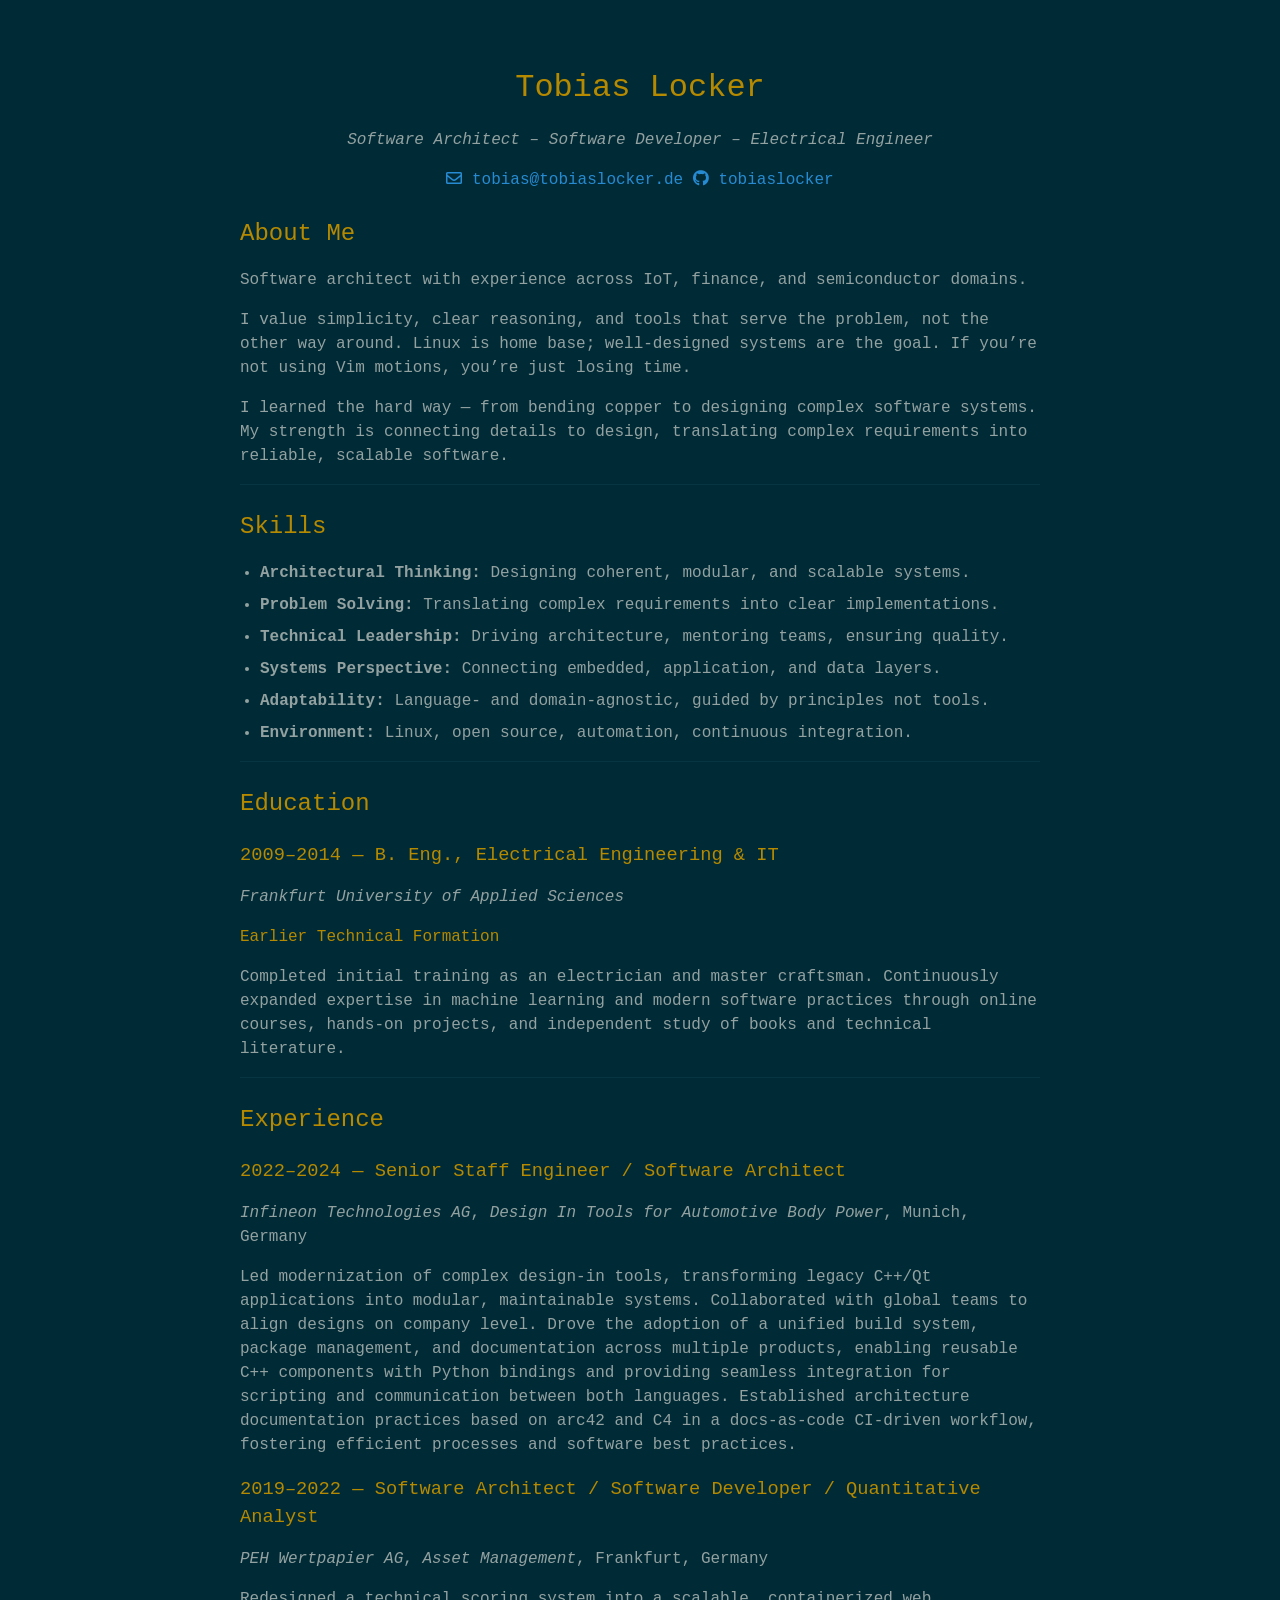
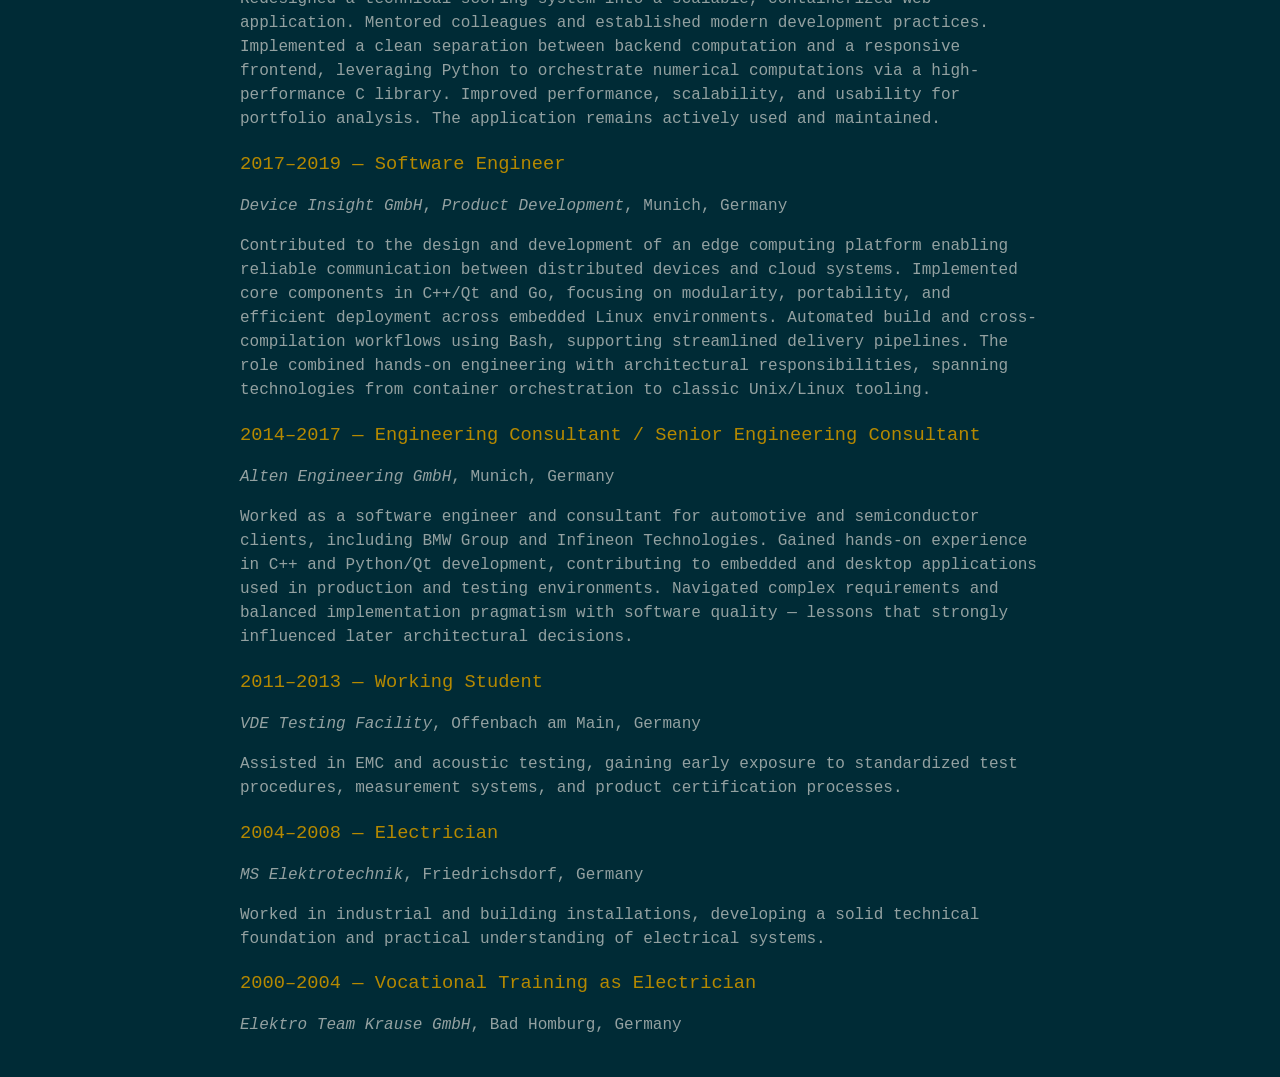
<file: index.html>
<!DOCTYPE html>
<html>

<head>
  <meta charset="utf-8">
  <title>Tobias Locker</title>
  <link rel="stylesheet" href="styles/base.css">
  <link rel="stylesheet" href="https://use.fontawesome.com/releases/v5.11.1/css/all.css">
</head>

<body>
<div class="container">

  <header>
          <h1>Tobias Locker</h1>
              <div class="subtitle">Software Architect – Software
Developer – Electrical Engineer</div>
        <div id="webaddress">
              <a href="mailto:tobias@tobiaslocker.de"><i class="far fa-envelope"></i> tobias@tobiaslocker.de</a>
                    <a href="https://github.com/tobiaslocker"><i class="fab fa-github"></i> tobiaslocker</a>
          </div>
  </header>

  <main>
    <h2 id="about-me">About Me</h2>
    <p>Software architect with experience across IoT, finance, and
    semiconductor domains.</p>
    <p>I value simplicity, clear reasoning, and tools that serve the
    problem, not the other way around. Linux is home base; well-designed
    systems are the goal. If you’re not using Vim motions, you’re just
    losing time.</p>
    <p>I learned the hard way — from bending copper to designing complex
    software systems. My strength is connecting details to design,
    translating complex requirements into reliable, scalable
    software.</p>
    <hr />
    <h2 id="skills">Skills</h2>
    <ul>
    <li><strong>Architectural Thinking:</strong> Designing coherent,
    modular, and scalable systems.</li>
    <li><strong>Problem Solving:</strong> Translating complex
    requirements into clear implementations.</li>
    <li><strong>Technical Leadership:</strong> Driving architecture,
    mentoring teams, ensuring quality.</li>
    <li><strong>Systems Perspective:</strong> Connecting embedded,
    application, and data layers.</li>
    <li><strong>Adaptability:</strong> Language- and domain-agnostic,
    guided by principles not tools.</li>
    <li><strong>Environment:</strong> Linux, open source, automation,
    continuous integration.</li>
    </ul>
    <hr />
    <h2 id="education">Education</h2>
    <h3 id="b.-eng.-electrical-engineering-it">2009–2014 — B. Eng.,
    Electrical Engineering &amp; IT</h3>
    <p><em>Frankfurt University of Applied Sciences</em></p>
    <h4 id="earlier-technical-formation">Earlier Technical
    Formation</h4>
    <p>Completed initial training as an electrician and master
    craftsman. Continuously expanded expertise in machine learning and
    modern software practices through online courses, hands-on projects,
    and independent study of books and technical literature.</p>
    <hr />
    <h2 id="experience">Experience</h2>
    <h3 id="senior-staff-engineer-software-architect">2022–2024 — Senior
    Staff Engineer / Software Architect</h3>
    <p><em>Infineon Technologies AG</em>, <em>Design In Tools for
    Automotive Body Power</em>, Munich, Germany</p>
    <p>Led modernization of complex design-in tools, transforming legacy
    C++/Qt applications into modular, maintainable systems. Collaborated
    with global teams to align designs on company level. Drove the
    adoption of a unified build system, package management, and
    documentation across multiple products, enabling reusable C++
    components with Python bindings and providing seamless integration
    for scripting and communication between both languages. Established
    architecture documentation practices based on arc42 and C4 in a
    docs-as-code CI-driven workflow, fostering efficient processes and
    software best practices.</p>
    <h3
    id="software-architect-software-developer-quantitative-analyst">2019–2022
    — Software Architect / Software Developer / Quantitative
    Analyst</h3>
    <p><em>PEH Wertpapier AG</em>, <em>Asset Management</em>, Frankfurt,
    Germany</p>
    <p>Redesigned a technical scoring system into a scalable,
    containerized web application. Mentored colleagues and established
    modern development practices. Implemented a clean separation between
    backend computation and a responsive frontend, leveraging Python to
    orchestrate numerical computations via a high-performance C library.
    Improved performance, scalability, and usability for portfolio
    analysis. The application remains actively used and maintained.</p>
    <h3 id="software-engineer">2017–2019 — Software Engineer</h3>
    <p><em>Device Insight GmbH</em>, <em>Product Development</em>,
    Munich, Germany</p>
    <p>Contributed to the design and development of an edge computing
    platform enabling reliable communication between distributed devices
    and cloud systems. Implemented core components in C++/Qt and Go,
    focusing on modularity, portability, and efficient deployment across
    embedded Linux environments. Automated build and cross-compilation
    workflows using Bash, supporting streamlined delivery pipelines. The
    role combined hands-on engineering with architectural
    responsibilities, spanning technologies from container orchestration
    to classic Unix/Linux tooling.</p>
    <h3
    id="engineering-consultant-senior-engineering-consultant">2014–2017
    — Engineering Consultant / Senior Engineering Consultant</h3>
    <p><em>Alten Engineering GmbH</em>, Munich, Germany</p>
    <p>Worked as a software engineer and consultant for automotive and
    semiconductor clients, including BMW Group and Infineon
    Technologies. Gained hands-on experience in C++ and Python/Qt
    development, contributing to embedded and desktop applications used
    in production and testing environments. Navigated complex
    requirements and balanced implementation pragmatism with software
    quality — lessons that strongly influenced later architectural
    decisions.</p>
    <h3 id="working-student">2011–2013 — Working Student</h3>
    <p><em>VDE Testing Facility</em>, Offenbach am Main, Germany</p>
    <p>Assisted in EMC and acoustic testing, gaining early exposure to
    standardized test procedures, measurement systems, and product
    certification processes.</p>
    <h3 id="electrician">2004–2008 — Electrician</h3>
    <p><em>MS Elektrotechnik</em>, Friedrichsdorf, Germany</p>
    <p>Worked in industrial and building installations, developing a
    solid technical foundation and practical understanding of electrical
    systems.</p>
    <h3 id="vocational-training-as-electrician">2000–2004 — Vocational
    Training as Electrician</h3>
    <p><em>Elektro Team Krause GmbH</em>, Bad Homburg, Germany</p>
  </main>
</div>
</body>

</html>
</file>
<file: styles/base.css>
:root {
    --bg: #002b36;
    --text: #93a1a1;
    --heading: #b58900;
    --rule: #073642;
    --link: #268bd2;
}
body {
    font-family: Monaco, Menlo, Consolas, "Courier New", monospace;
    font-size: 12pt;
    line-height: 1.5;
    margin: 0;
    padding: 2em 1em;
    background-color: var(--bg);
    color: var(--text);
}
.container {
    max-width: 800px;
    margin: 0 auto;
}
.subtitle {
    font-size: 1em;
    font-style: italic;
    color: var(--text);
    margin-top: 0.5em;
    margin-bottom: 1em;
}
h1, h2, h3, h4 {
    font-weight: 400;
    margin-top: 1em;
    margin-bottom: 0.5em;
    color: var(--heading);
}
p, li {
    margin-bottom: 0.5em;
}
ul {
    padding-left: 1.25em;
}
hr {
    border: none;
    border-top: 1px solid var(--rule);
    margin: 1em 0;
}
a {
    color: var(--link);
    text-decoration: none;
}
a:hover {
    text-decoration: underline;
}
header {
  text-align: center;
}
</file>
